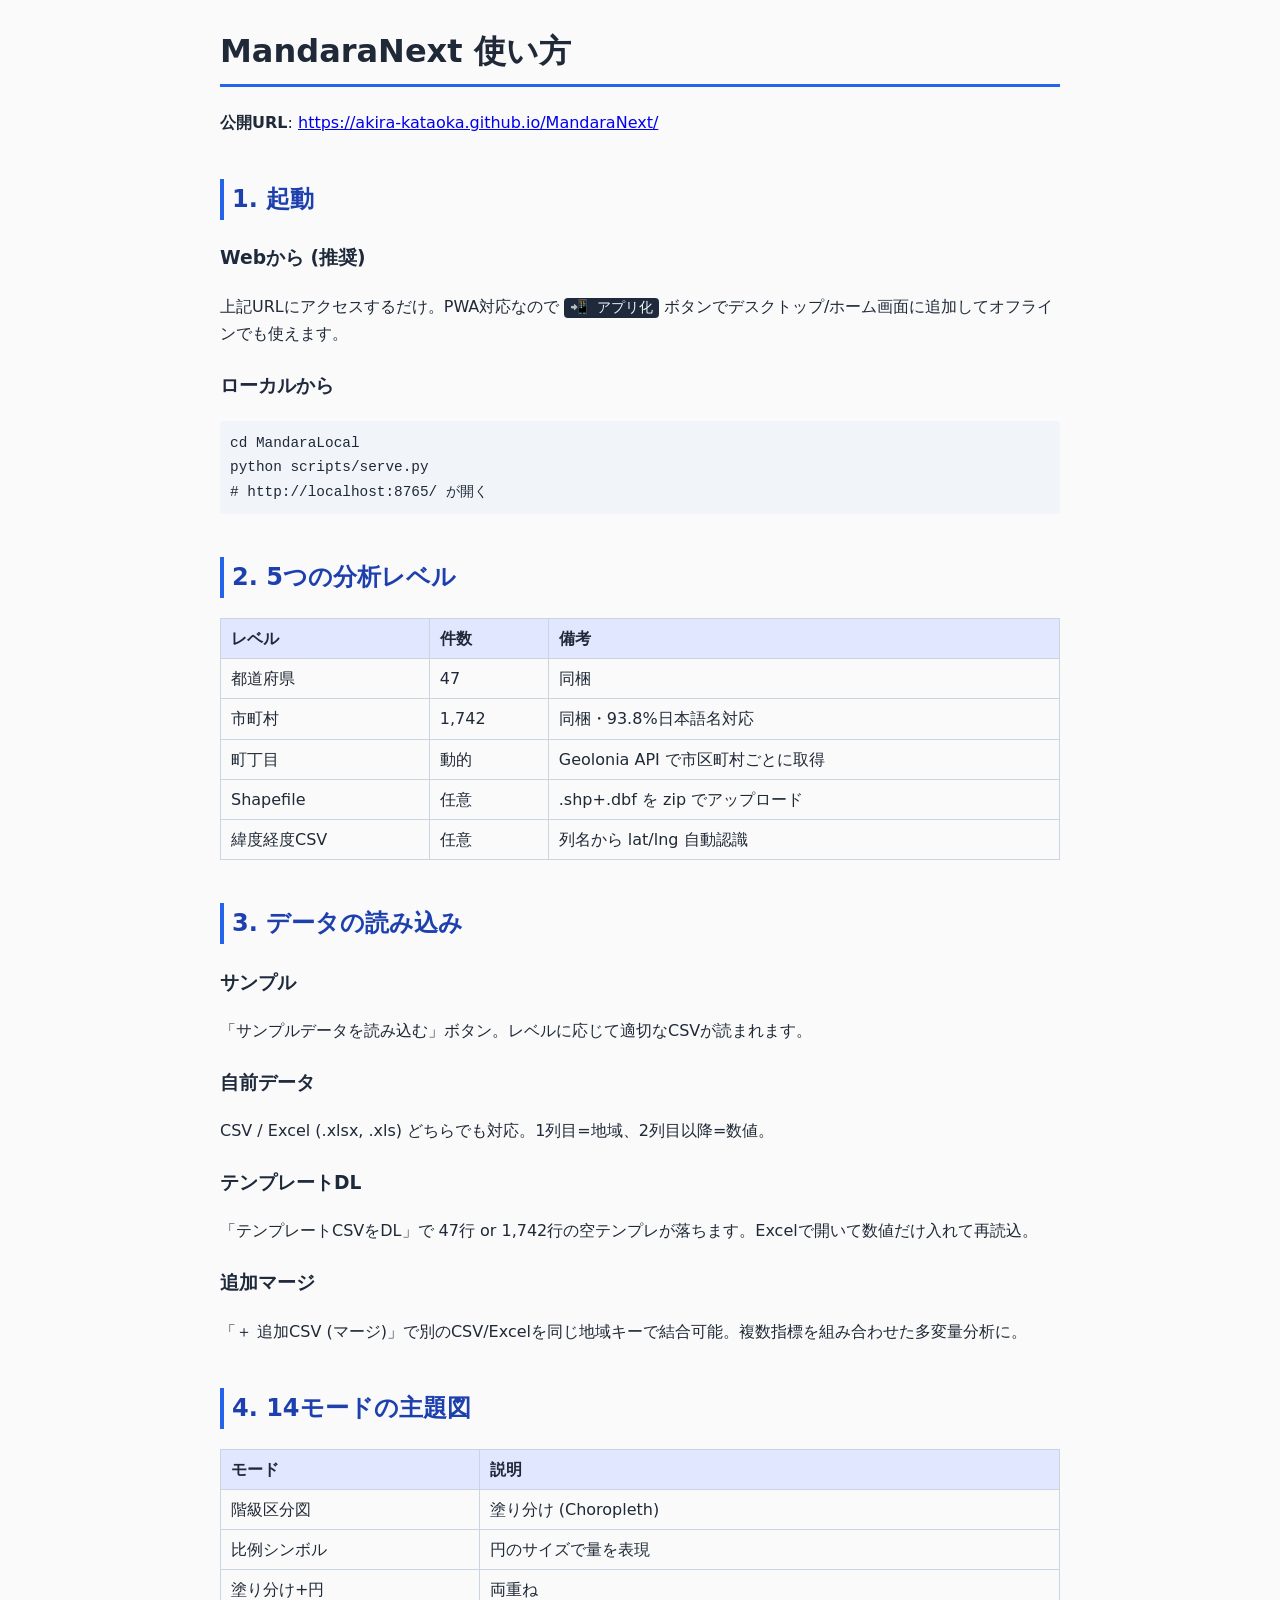
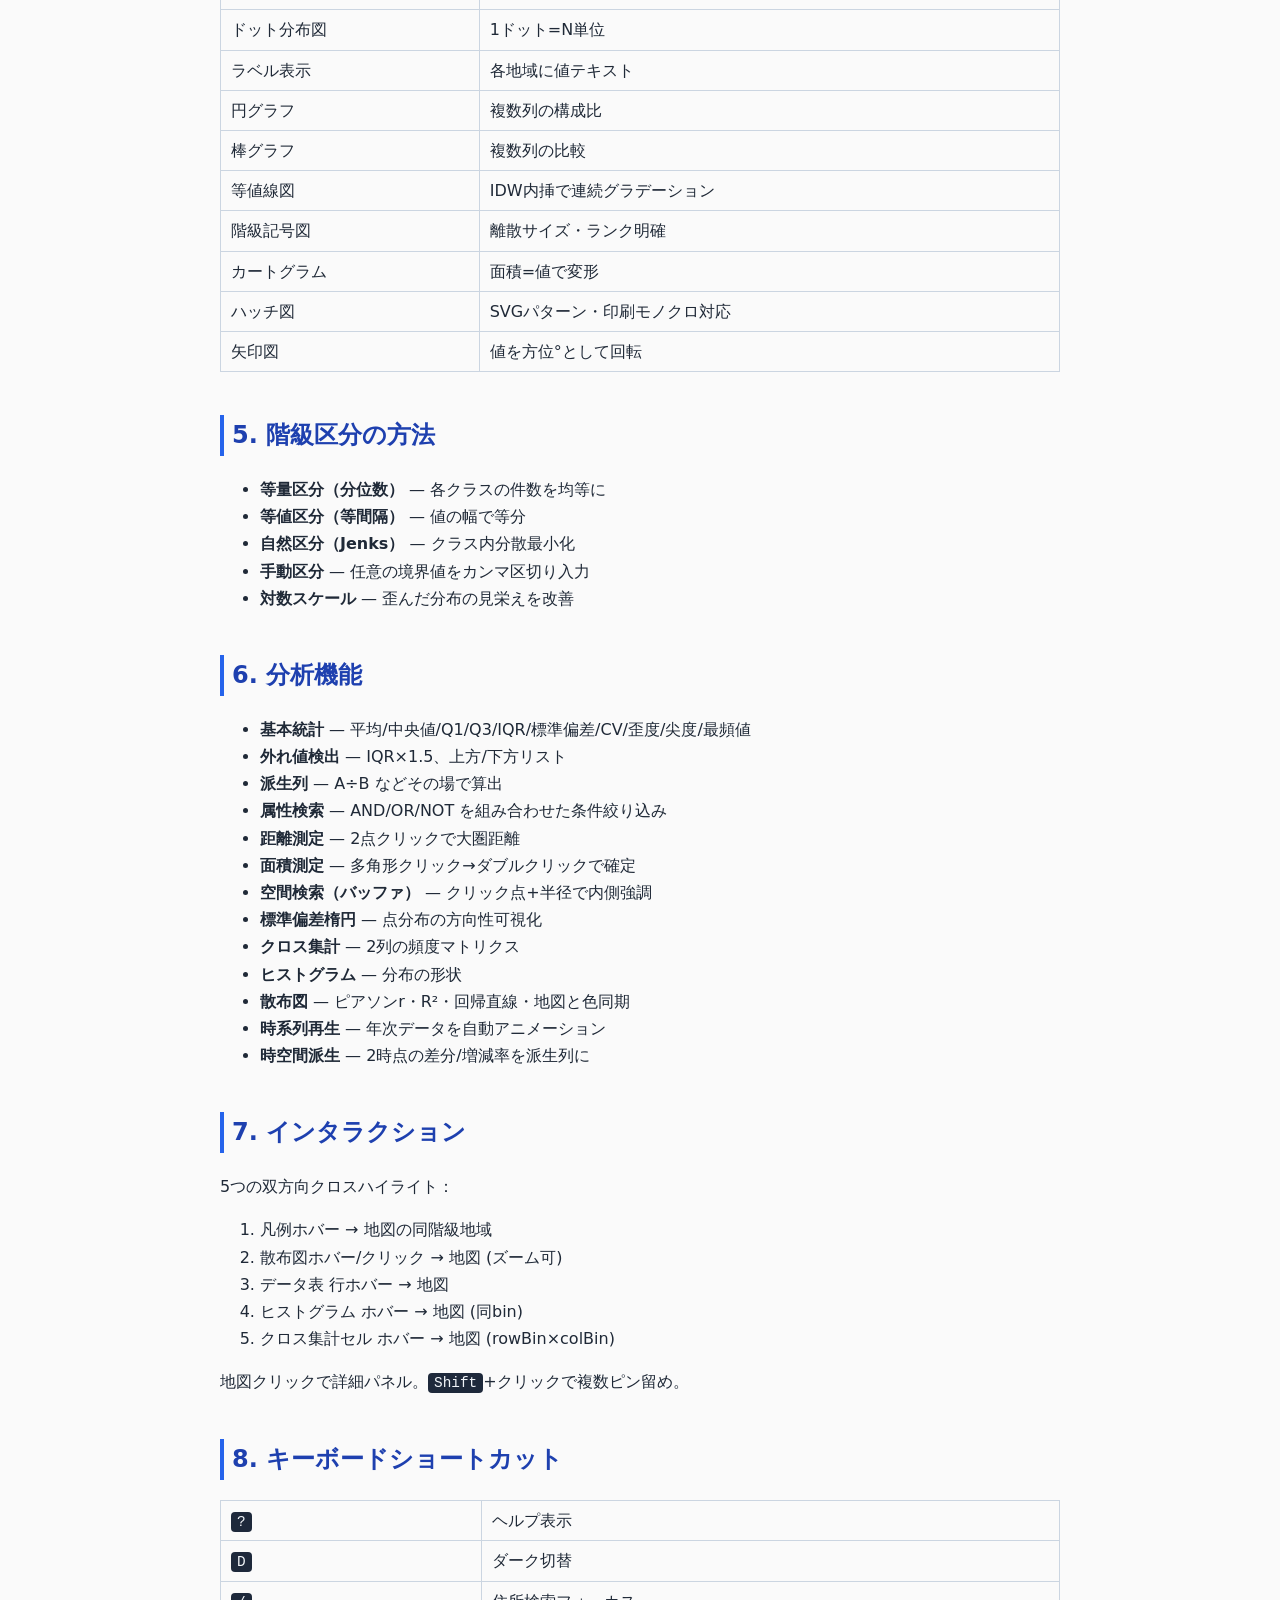
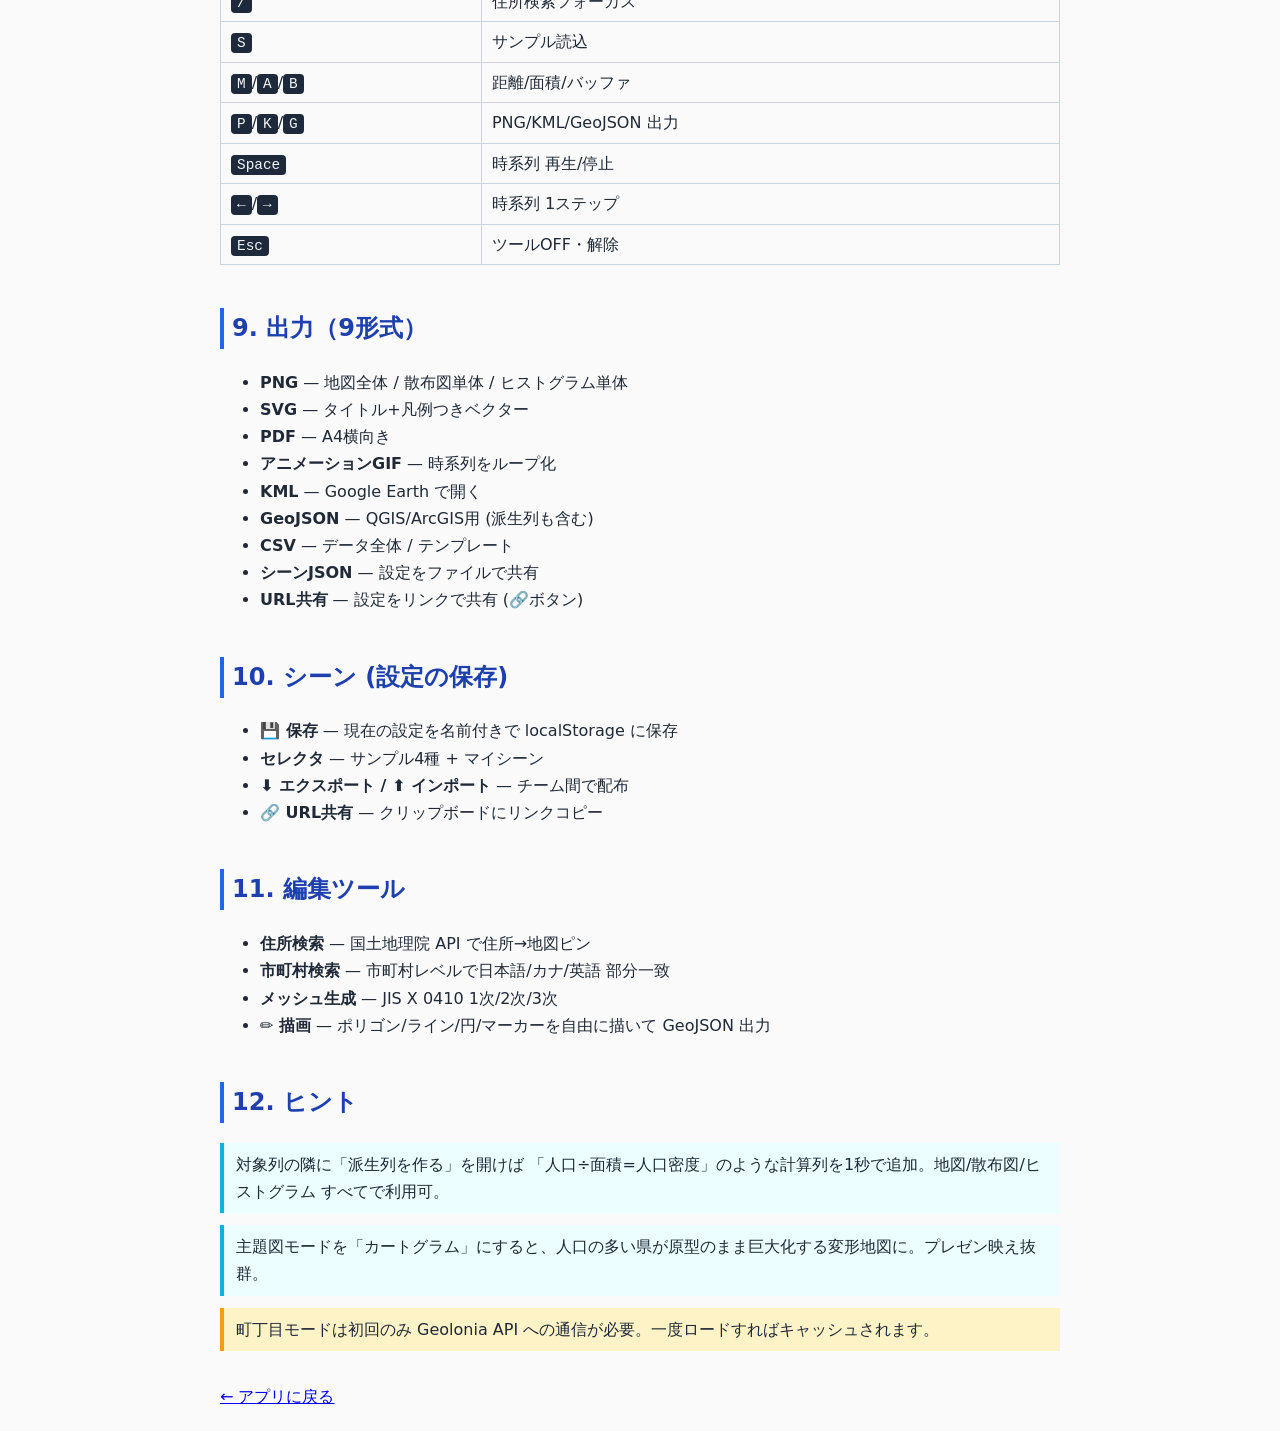
<file: docs/USAGE.html>
<!DOCTYPE html>
<html lang="ja">
<head>
<meta charset="UTF-8" />
<meta name="viewport" content="width=device-width, initial-scale=1.0" />
<title>MandaraNext 使い方</title>
<style>
  body { font-family: "Hiragino Sans","Yu Gothic","Meiryo",system-ui,sans-serif; max-width: 840px; margin: 24px auto; padding: 0 16px; color: #1f2937; line-height: 1.7; background: #fafafa; }
  h1 { border-bottom: 3px solid #2563eb; padding-bottom: 6px; }
  h2 { margin-top: 1.8em; color: #1e40af; border-left: 4px solid #2563eb; padding-left: 8px; }
  h3 { margin-top: 1.2em; color: #1e293b; }
  code, pre, kbd { background: #f1f5f9; border-radius: 4px; padding: 2px 6px; font-family: Consolas, monospace; font-size: 90%; }
  pre { padding: 10px; overflow-x: auto; }
  table { border-collapse: collapse; margin: 10px 0; width: 100%; }
  th, td { border: 1px solid #cbd5e1; padding: 6px 10px; text-align: left; }
  th { background: #e0e7ff; }
  .tip { background: #ecfeff; border-left: 4px solid #06b6d4; padding: 8px 12px; margin: 12px 0; }
  .note { background: #fef3c7; border-left: 4px solid #f59e0b; padding: 8px 12px; margin: 12px 0; }
  kbd { background: #1e293b; color: #f1f5f9; }
</style>
</head>
<body>
<h1>MandaraNext 使い方</h1>

<p><strong>公開URL</strong>: <a href="https://akira-kataoka.github.io/MandaraNext/">https://akira-kataoka.github.io/MandaraNext/</a></p>

<h2>1. 起動</h2>

<h3>Webから (推奨)</h3>
<p>上記URLにアクセスするだけ。PWA対応なので <kbd>📲 アプリ化</kbd> ボタンでデスクトップ/ホーム画面に追加してオフラインでも使えます。</p>

<h3>ローカルから</h3>
<pre>cd MandaraLocal
python scripts/serve.py
# http://localhost:8765/ が開く</pre>

<h2>2. 5つの分析レベル</h2>
<table>
  <tr><th>レベル</th><th>件数</th><th>備考</th></tr>
  <tr><td>都道府県</td><td>47</td><td>同梱</td></tr>
  <tr><td>市町村</td><td>1,742</td><td>同梱・93.8%日本語名対応</td></tr>
  <tr><td>町丁目</td><td>動的</td><td>Geolonia API で市区町村ごとに取得</td></tr>
  <tr><td>Shapefile</td><td>任意</td><td>.shp+.dbf を zip でアップロード</td></tr>
  <tr><td>緯度経度CSV</td><td>任意</td><td>列名から lat/lng 自動認識</td></tr>
</table>

<h2>3. データの読み込み</h2>

<h3>サンプル</h3>
<p>「サンプルデータを読み込む」ボタン。レベルに応じて適切なCSVが読まれます。</p>

<h3>自前データ</h3>
<p>CSV / Excel (.xlsx, .xls) どちらでも対応。1列目=地域、2列目以降=数値。</p>

<h3>テンプレートDL</h3>
<p>「テンプレートCSVをDL」で 47行 or 1,742行の空テンプレが落ちます。Excelで開いて数値だけ入れて再読込。</p>

<h3>追加マージ</h3>
<p>「＋ 追加CSV (マージ)」で別のCSV/Excelを同じ地域キーで結合可能。複数指標を組み合わせた多変量分析に。</p>

<h2>4. 14モードの主題図</h2>
<table>
  <tr><th>モード</th><th>説明</th></tr>
  <tr><td>階級区分図</td><td>塗り分け (Choropleth)</td></tr>
  <tr><td>比例シンボル</td><td>円のサイズで量を表現</td></tr>
  <tr><td>塗り分け+円</td><td>両重ね</td></tr>
  <tr><td>ドット分布図</td><td>1ドット=N単位</td></tr>
  <tr><td>ラベル表示</td><td>各地域に値テキスト</td></tr>
  <tr><td>円グラフ</td><td>複数列の構成比</td></tr>
  <tr><td>棒グラフ</td><td>複数列の比較</td></tr>
  <tr><td>等値線図</td><td>IDW内挿で連続グラデーション</td></tr>
  <tr><td>階級記号図</td><td>離散サイズ・ランク明確</td></tr>
  <tr><td>カートグラム</td><td>面積=値で変形</td></tr>
  <tr><td>ハッチ図</td><td>SVGパターン・印刷モノクロ対応</td></tr>
  <tr><td>矢印図</td><td>値を方位°として回転</td></tr>
</table>

<h2>5. 階級区分の方法</h2>
<ul>
  <li><strong>等量区分（分位数）</strong> — 各クラスの件数を均等に</li>
  <li><strong>等値区分（等間隔）</strong> — 値の幅で等分</li>
  <li><strong>自然区分（Jenks）</strong> — クラス内分散最小化</li>
  <li><strong>手動区分</strong> — 任意の境界値をカンマ区切り入力</li>
  <li><strong>対数スケール</strong> — 歪んだ分布の見栄えを改善</li>
</ul>

<h2>6. 分析機能</h2>
<ul>
  <li><strong>基本統計</strong> — 平均/中央値/Q1/Q3/IQR/標準偏差/CV/歪度/尖度/最頻値</li>
  <li><strong>外れ値検出</strong> — IQR×1.5、上方/下方リスト</li>
  <li><strong>派生列</strong> — A÷B などその場で算出</li>
  <li><strong>属性検索</strong> — AND/OR/NOT を組み合わせた条件絞り込み</li>
  <li><strong>距離測定</strong> — 2点クリックで大圏距離</li>
  <li><strong>面積測定</strong> — 多角形クリック→ダブルクリックで確定</li>
  <li><strong>空間検索（バッファ）</strong> — クリック点+半径で内側強調</li>
  <li><strong>標準偏差楕円</strong> — 点分布の方向性可視化</li>
  <li><strong>クロス集計</strong> — 2列の頻度マトリクス</li>
  <li><strong>ヒストグラム</strong> — 分布の形状</li>
  <li><strong>散布図</strong> — ピアソンr・R²・回帰直線・地図と色同期</li>
  <li><strong>時系列再生</strong> — 年次データを自動アニメーション</li>
  <li><strong>時空間派生</strong> — 2時点の差分/増減率を派生列に</li>
</ul>

<h2>7. インタラクション</h2>
<p>5つの双方向クロスハイライト：</p>
<ol>
  <li>凡例ホバー → 地図の同階級地域</li>
  <li>散布図ホバー/クリック → 地図 (ズーム可)</li>
  <li>データ表 行ホバー → 地図</li>
  <li>ヒストグラム ホバー → 地図 (同bin)</li>
  <li>クロス集計セル ホバー → 地図 (rowBin×colBin)</li>
</ol>
<p>地図クリックで詳細パネル。<kbd>Shift</kbd>+クリックで複数ピン留め。</p>

<h2>8. キーボードショートカット</h2>
<table>
  <tr><td><kbd>?</kbd></td><td>ヘルプ表示</td></tr>
  <tr><td><kbd>D</kbd></td><td>ダーク切替</td></tr>
  <tr><td><kbd>/</kbd></td><td>住所検索フォーカス</td></tr>
  <tr><td><kbd>S</kbd></td><td>サンプル読込</td></tr>
  <tr><td><kbd>M</kbd>/<kbd>A</kbd>/<kbd>B</kbd></td><td>距離/面積/バッファ</td></tr>
  <tr><td><kbd>P</kbd>/<kbd>K</kbd>/<kbd>G</kbd></td><td>PNG/KML/GeoJSON 出力</td></tr>
  <tr><td><kbd>Space</kbd></td><td>時系列 再生/停止</td></tr>
  <tr><td><kbd>←</kbd>/<kbd>→</kbd></td><td>時系列 1ステップ</td></tr>
  <tr><td><kbd>Esc</kbd></td><td>ツールOFF・解除</td></tr>
</table>

<h2>9. 出力（9形式）</h2>
<ul>
  <li><strong>PNG</strong> — 地図全体 / 散布図単体 / ヒストグラム単体</li>
  <li><strong>SVG</strong> — タイトル+凡例つきベクター</li>
  <li><strong>PDF</strong> — A4横向き</li>
  <li><strong>アニメーションGIF</strong> — 時系列をループ化</li>
  <li><strong>KML</strong> — Google Earth で開く</li>
  <li><strong>GeoJSON</strong> — QGIS/ArcGIS用 (派生列も含む)</li>
  <li><strong>CSV</strong> — データ全体 / テンプレート</li>
  <li><strong>シーンJSON</strong> — 設定をファイルで共有</li>
  <li><strong>URL共有</strong> — 設定をリンクで共有 (🔗ボタン)</li>
</ul>

<h2>10. シーン (設定の保存)</h2>
<ul>
  <li><strong>💾 保存</strong> — 現在の設定を名前付きで localStorage に保存</li>
  <li><strong>セレクタ</strong> — サンプル4種 + マイシーン</li>
  <li><strong>⬇ エクスポート / ⬆ インポート</strong> — チーム間で配布</li>
  <li><strong>🔗 URL共有</strong> — クリップボードにリンクコピー</li>
</ul>

<h2>11. 編集ツール</h2>
<ul>
  <li><strong>住所検索</strong> — 国土地理院 API で住所→地図ピン</li>
  <li><strong>市町村検索</strong> — 市町村レベルで日本語/カナ/英語 部分一致</li>
  <li><strong>メッシュ生成</strong> — JIS X 0410 1次/2次/3次</li>
  <li><strong>✏ 描画</strong> — ポリゴン/ライン/円/マーカーを自由に描いて GeoJSON 出力</li>
</ul>

<h2>12. ヒント</h2>
<div class="tip">対象列の隣に「派生列を作る」を開けば 「人口÷面積=人口密度」のような計算列を1秒で追加。地図/散布図/ヒストグラム すべてで利用可。</div>
<div class="tip">主題図モードを「カートグラム」にすると、人口の多い県が原型のまま巨大化する変形地図に。プレゼン映え抜群。</div>
<div class="note">町丁目モードは初回のみ Geolonia API への通信が必要。一度ロードすればキャッシュされます。</div>

<p style="margin-top:2em"><a href="../index.html">← アプリに戻る</a></p>
</body>
</html>
</file>
